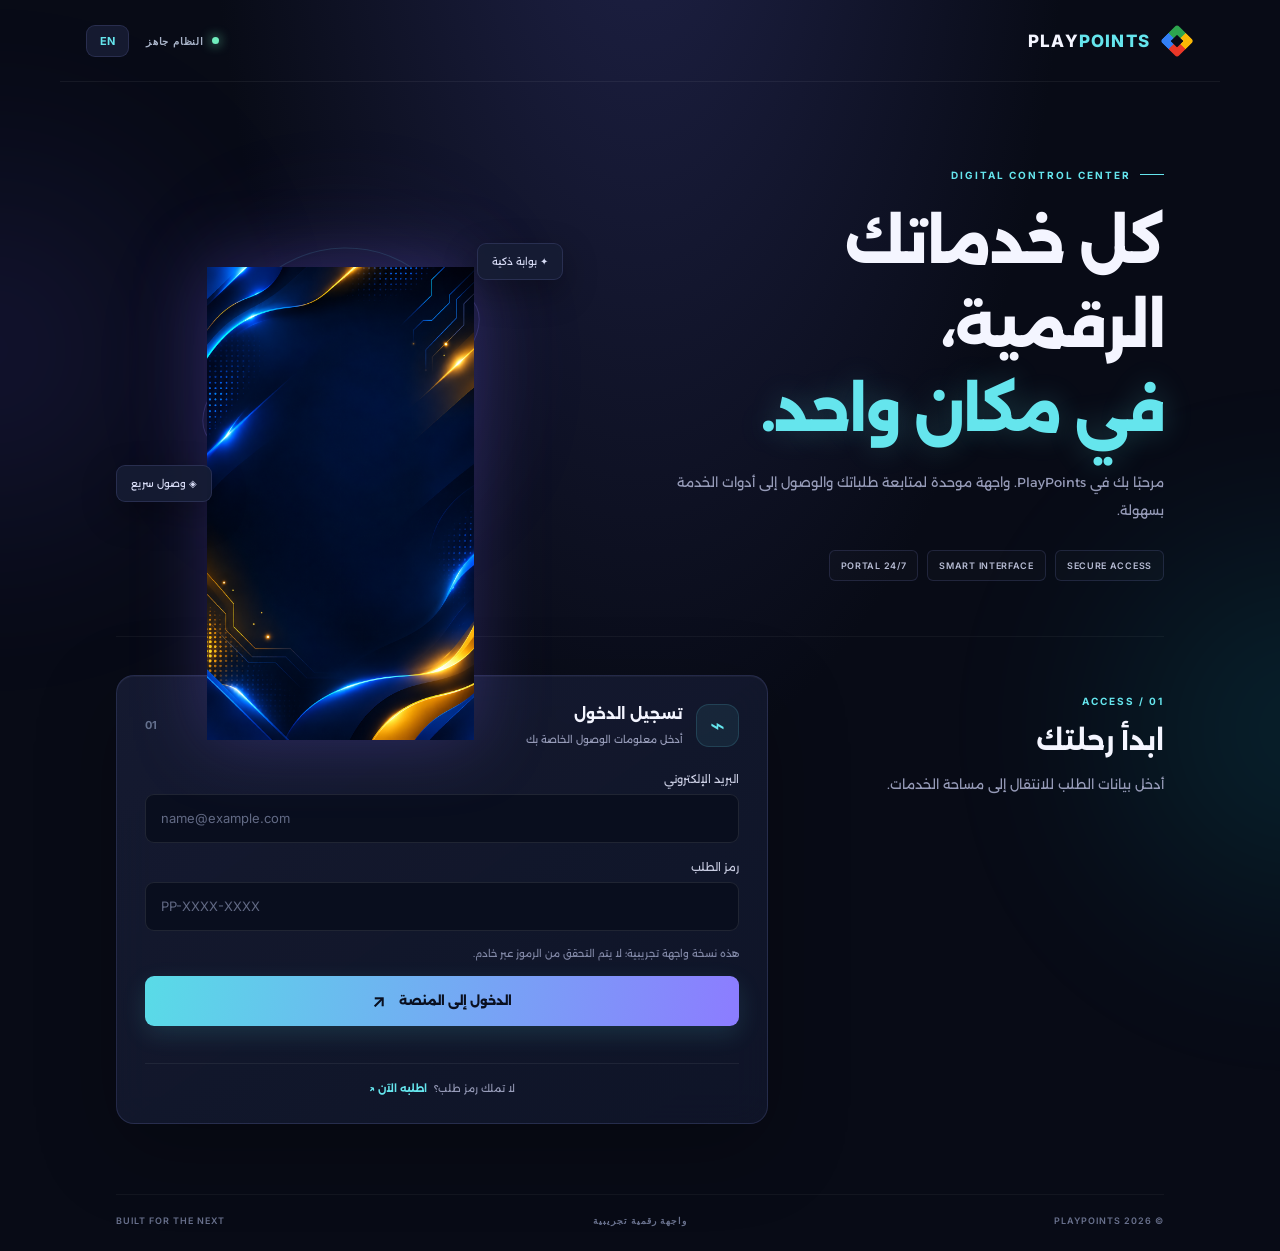
<file: index.html>
<!doctype html>
<html lang="ar" dir="rtl">
<head>
<meta charset="UTF-8"><meta name="viewport" content="width=device-width,initial-scale=1">
<meta name="theme-color" content="#080b16"><meta name="description" content="PlayPoints — بوابتك الرقمية لإدارة طلباتك ومتابعة خدماتك.">
<title>PlayPoints | بوابتك الرقمية</title><link rel="stylesheet" href="style.css">
</head>
<body>
<div class="ambient ambient-one"></div><div class="ambient ambient-two"></div>
<header class="topbar">
  <a class="brand" href="index.html"><img src="logo.png" alt="PlayPoints" onerror="this.style.display='none';this.nextElementSibling.style.display='grid'"><span class="brand-fallback">P</span><span>PLAY<span class="accent">POINTS</span></span></a>
  <div class="top-actions"><span class="system-pill"><i></i><span data-ar="النظام جاهز" data-en="SYSTEM READY">النظام جاهز</span></span><button class="lang-btn" id="languageToggle" type="button">EN</button></div>
</header>
<main class="shell">
<section class="hero">
  <div class="hero-copy"><span class="eyebrow"><span class="eyebrow-line"></span> DIGITAL CONTROL CENTER</span>
    <h1 data-ar="كل خدماتك الرقمية،<br><span>في مكان واحد.</span>" data-en="Your digital services,<br><span>all in one place.</span>">كل خدماتك الرقمية،<br><span>في مكان واحد.</span></h1>
    <p data-ar="مرحبًا بك في PlayPoints. واجهة موحدة لمتابعة طلباتك والوصول إلى أدوات الخدمة بسهولة." data-en="Welcome to PlayPoints. One clean interface to follow your requests and access service tools.">مرحبًا بك في PlayPoints. واجهة موحدة لمتابعة طلباتك والوصول إلى أدوات الخدمة بسهولة.</p>
    <div class="hero-tags"><span>SECURE ACCESS</span><span>SMART INTERFACE</span><span>24/7 PORTAL</span></div>
  </div>
  <div class="hero-visual"><div class="orbit orbit-a"></div><div class="orbit orbit-b"></div><div class="visual-glow"></div><img src="max.jpg" alt="PlayPoints visual" onerror="this.style.display='none';this.nextElementSibling.style.display='grid'"><div class="visual-placeholder"><b>P</b><small>PLAYPOINTS</small></div><span class="float-chip chip-top">✦ <span data-ar="بوابة ذكية" data-en="SMART PORTAL">بوابة ذكية</span></span><span class="float-chip chip-bottom">◈ <span data-ar="وصول سريع" data-en="QUICK ACCESS">وصول سريع</span></span></div>
</section>
<section class="login-layout">
  <div class="section-intro"><span class="eyebrow">01 / ACCESS</span><h2 data-ar="ابدأ رحلتك" data-en="Get started">ابدأ رحلتك</h2><p data-ar="أدخل بيانات الطلب للانتقال إلى مساحة الخدمات." data-en="Enter your request details to open the services area.">أدخل بيانات الطلب للانتقال إلى مساحة الخدمات.</p></div>
  <form class="glass-card login-card" id="loginForm">
    <div class="card-heading"><div class="card-icon">⌁</div><div><h3 data-ar="تسجيل الدخول" data-en="Sign in">تسجيل الدخول</h3><small data-ar="أدخل معلومات الوصول الخاصة بك" data-en="Enter your access details">أدخل معلومات الوصول الخاصة بك</small></div><span class="step-number">01</span></div>
    <label for="email" data-ar="البريد الإلكتروني" data-en="Email address">البريد الإلكتروني</label><input id="email" type="email" autocomplete="email" placeholder="name@example.com" required>
    <label for="requestCode" data-ar="رمز الطلب" data-en="Request code">رمز الطلب</label><input id="requestCode" type="text" autocomplete="off" placeholder="PP-XXXX-XXXX" required>
    <p class="form-note" data-ar="هذه نسخة واجهة تجريبية؛ لا يتم التحقق من الرموز عبر خادم." data-en="Demo interface: codes are not verified by a server.">هذه نسخة واجهة تجريبية؛ لا يتم التحقق من الرموز عبر خادم.</p>
    <button class="primary-btn" type="submit"><span data-ar="الدخول إلى المنصة" data-en="Enter platform">الدخول إلى المنصة</span><b>↗</b></button>
    <p class="form-error" id="formError" role="alert"></p>
    <div class="buy-row"><span data-ar="لا تملك رمز طلب؟" data-en="Don't have a request code?">لا تملك رمز طلب؟</span><a href="https://t.me/algpch" target="_blank" rel="noopener"> <span data-ar="اطلبه الآن" data-en="Request one">اطلبه الآن</span> ↗</a></div>
  </form>
</section>
<footer><span>© 2026 PLAYPOINTS</span><span data-ar="واجهة رقمية تجريبية" data-en="DEMO DIGITAL INTERFACE">واجهة رقمية تجريبية</span><span>BUILT FOR THE NEXT</span></footer>
</main><script src="app.js"></script></body></html>
</file>
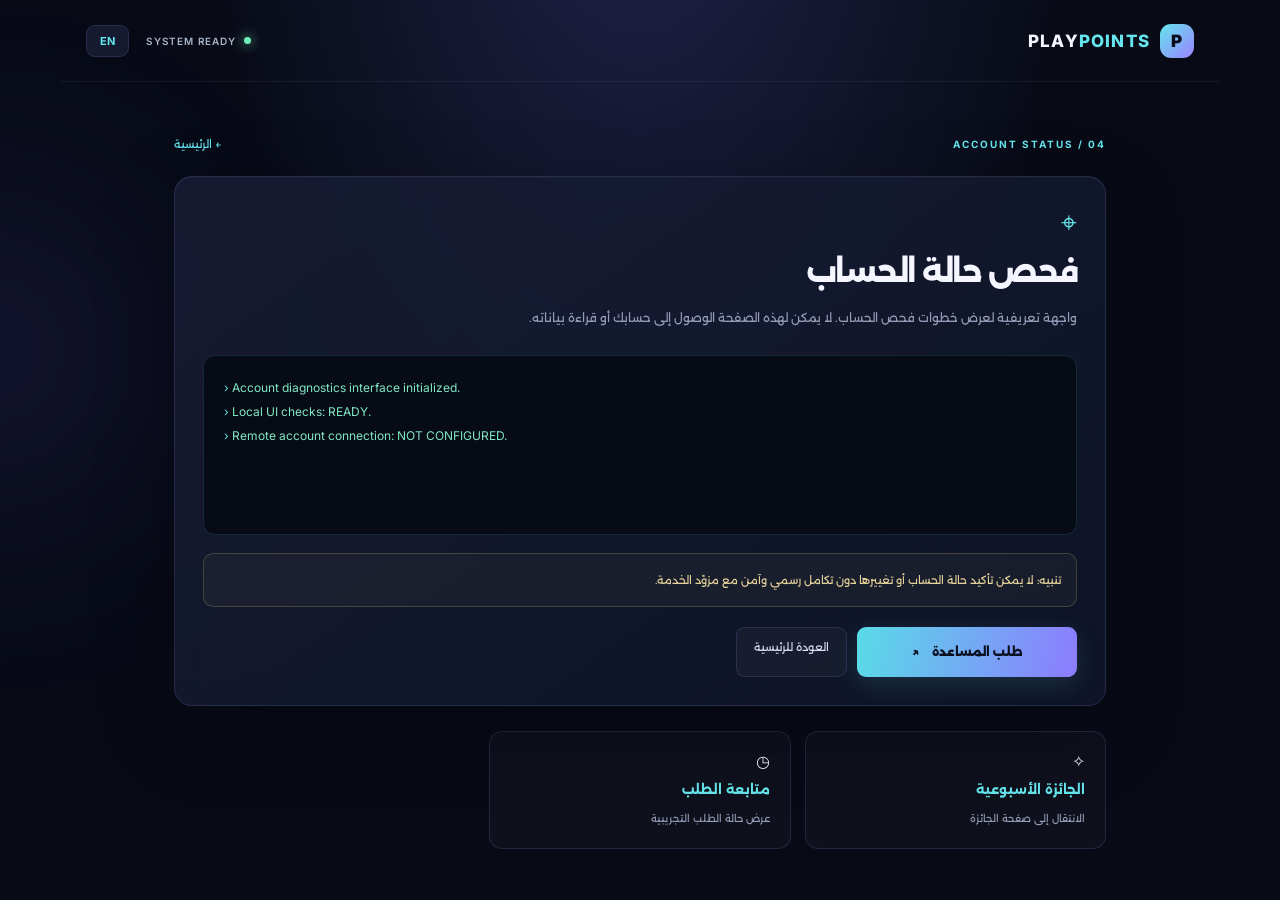
<file: account.html>
<!doctype html><html lang="ar" dir="rtl"><head><meta charset="UTF-8"><meta name="viewport" content="width=device-width,initial-scale=1"><meta name="theme-color" content="#080b16"><title>فحص الحساب | PlayPoints</title><link rel="stylesheet" href="style.css"></head><body><div class="ambient ambient-one"></div><header class="topbar"><a class="brand" href="index.html"><span class="brand-fallback" style="display:grid">P</span><span>PLAY<span class="accent">POINTS</span></span></a><div class="top-actions"><span class="system-pill"><i></i> SYSTEM READY</span><button class="lang-btn" id="languageToggle">EN</button></div></header><main class="page-shell"><div class="page-head"><span class="eyebrow">04 / ACCOUNT STATUS</span><a class="back-link" href="index.html">← <span data-ar="الرئيسية" data-en="Home">الرئيسية</span></a></div><section class="glass-card service-card"><div class="service-icon">⌖</div><h1 data-ar="فحص حالة الحساب" data-en="Account status check">فحص حالة الحساب</h1><p data-ar="واجهة تعريفية لعرض خطوات فحص الحساب. لا يمكن لهذه الصفحة الوصول إلى حسابك أو قراءة بياناته." data-en="A visual walkthrough of an account check. This page cannot access your account or read its data.">واجهة تعريفية لعرض خطوات فحص الحساب. لا يمكن لهذه الصفحة الوصول إلى حسابك أو قراءة بياناته.</p><div class="terminal" id="terminal"><div class="terminal-line">Account diagnostics interface initialized.</div><div class="terminal-line">Local UI checks: READY.</div><div class="terminal-line">Remote account connection: NOT CONFIGURED.</div></div><div class="notice" data-ar="تنبيه: لا يمكن تأكيد حالة الحساب أو تغييرها دون تكامل رسمي وآمن مع مزوّد الخدمة." data-en="Notice: account status cannot be confirmed or changed without a secure official provider integration.">تنبيه: لا يمكن تأكيد حالة الحساب أو تغييرها دون تكامل رسمي وآمن مع مزوّد الخدمة.</div><div class="service-actions"><a class="primary-btn" href="https://t.me/algpch" target="_blank" rel="noopener" style="max-width:220px"><span data-ar="طلب المساعدة" data-en="Get support">طلب المساعدة</span> ↗</a><a class="secondary-btn" href="index.html" data-ar="العودة للرئيسية" data-en="Back home">العودة للرئيسية</a></div></section><div class="service-grid"><a class="service-tile" href="weekly.html">✧<b data-ar="الجائزة الأسبوعية" data-en="Weekly reward">الجائزة الأسبوعية</b><span data-ar="الانتقال إلى صفحة الجائزة" data-en="Open reward page">الانتقال إلى صفحة الجائزة</span></a><a class="service-tile" href="tracking.html">◷<b data-ar="متابعة الطلب" data-en="Track request">متابعة الطلب</b><span data-ar="عرض حالة الطلب التجريبية" data-en="View demo request status">عرض حالة الطلب التجريبية</span></a></div></main><script src="app.js"></script></body></html>
</file>
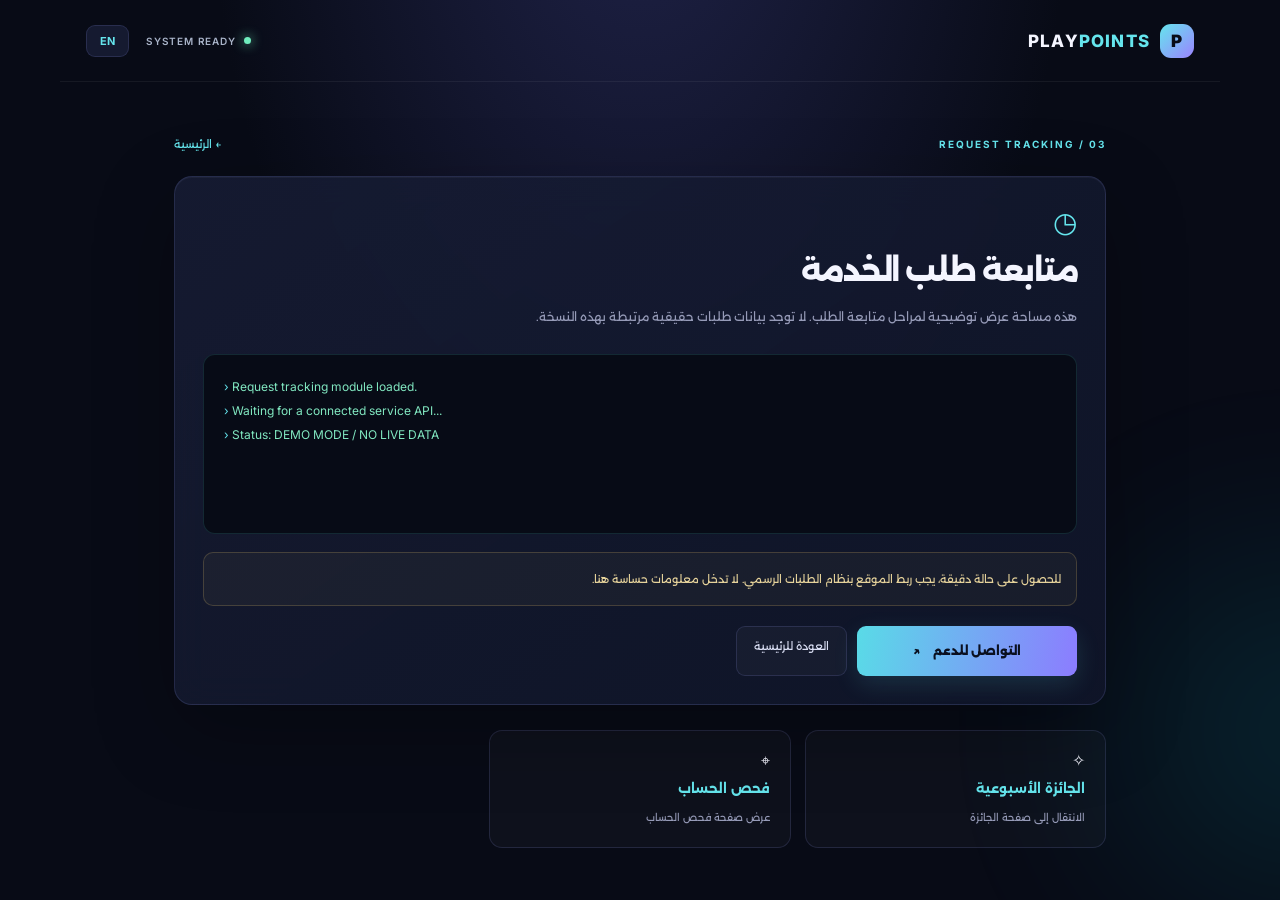
<file: tracking.html>
<!doctype html><html lang="ar" dir="rtl"><head><meta charset="UTF-8"><meta name="viewport" content="width=device-width,initial-scale=1"><meta name="theme-color" content="#080b16"><title>متابعة الطلب | PlayPoints</title><link rel="stylesheet" href="style.css"></head><body><div class="ambient ambient-two"></div><header class="topbar"><a class="brand" href="index.html"><span class="brand-fallback" style="display:grid">P</span><span>PLAY<span class="accent">POINTS</span></span></a><div class="top-actions"><span class="system-pill"><i></i> SYSTEM READY</span><button class="lang-btn" id="languageToggle">EN</button></div></header><main class="page-shell"><div class="page-head"><span class="eyebrow">03 / REQUEST TRACKING</span><a class="back-link" href="index.html">← <span data-ar="الرئيسية" data-en="Home">الرئيسية</span></a></div><section class="glass-card service-card"><div class="service-icon">◷</div><h1 data-ar="متابعة طلب الخدمة" data-en="Track your request">متابعة طلب الخدمة</h1><p data-ar="هذه مساحة عرض توضيحية لمراحل متابعة الطلب. لا توجد بيانات طلبات حقيقية مرتبطة بهذه النسخة." data-en="This is a visual preview of request tracking. No real request data is connected to this version.">هذه مساحة عرض توضيحية لمراحل متابعة الطلب. لا توجد بيانات طلبات حقيقية مرتبطة بهذه النسخة.</p><div class="terminal" id="terminal"><div class="terminal-line">Request tracking module loaded.</div><div class="terminal-line">Waiting for a connected service API...</div><div class="terminal-line">Status: DEMO MODE / NO LIVE DATA</div></div><div class="notice" data-ar="للحصول على حالة دقيقة، يجب ربط الموقع بنظام الطلبات الرسمي. لا تدخل معلومات حساسة هنا." data-en="Accurate status requires an official request-system integration. Do not enter sensitive information here.">للحصول على حالة دقيقة، يجب ربط الموقع بنظام الطلبات الرسمي. لا تدخل معلومات حساسة هنا.</div><div class="service-actions"><a class="primary-btn" href="https://t.me/algpch" target="_blank" rel="noopener" style="max-width:220px"><span data-ar="التواصل للدعم" data-en="Contact support">التواصل للدعم</span> ↗</a><a class="secondary-btn" href="index.html" data-ar="العودة للرئيسية" data-en="Back home">العودة للرئيسية</a></div></section><div class="service-grid"><a class="service-tile" href="weekly.html">✧<b data-ar="الجائزة الأسبوعية" data-en="Weekly reward">الجائزة الأسبوعية</b><span data-ar="الانتقال إلى صفحة الجائزة" data-en="Open reward page">الانتقال إلى صفحة الجائزة</span></a><a class="service-tile" href="account.html">⌖<b data-ar="فحص الحساب" data-en="Account check">فحص الحساب</b><span data-ar="عرض صفحة فحص الحساب" data-en="Open account page">عرض صفحة فحص الحساب</span></a></div></main><script src="app.js"></script></body></html>
</file>
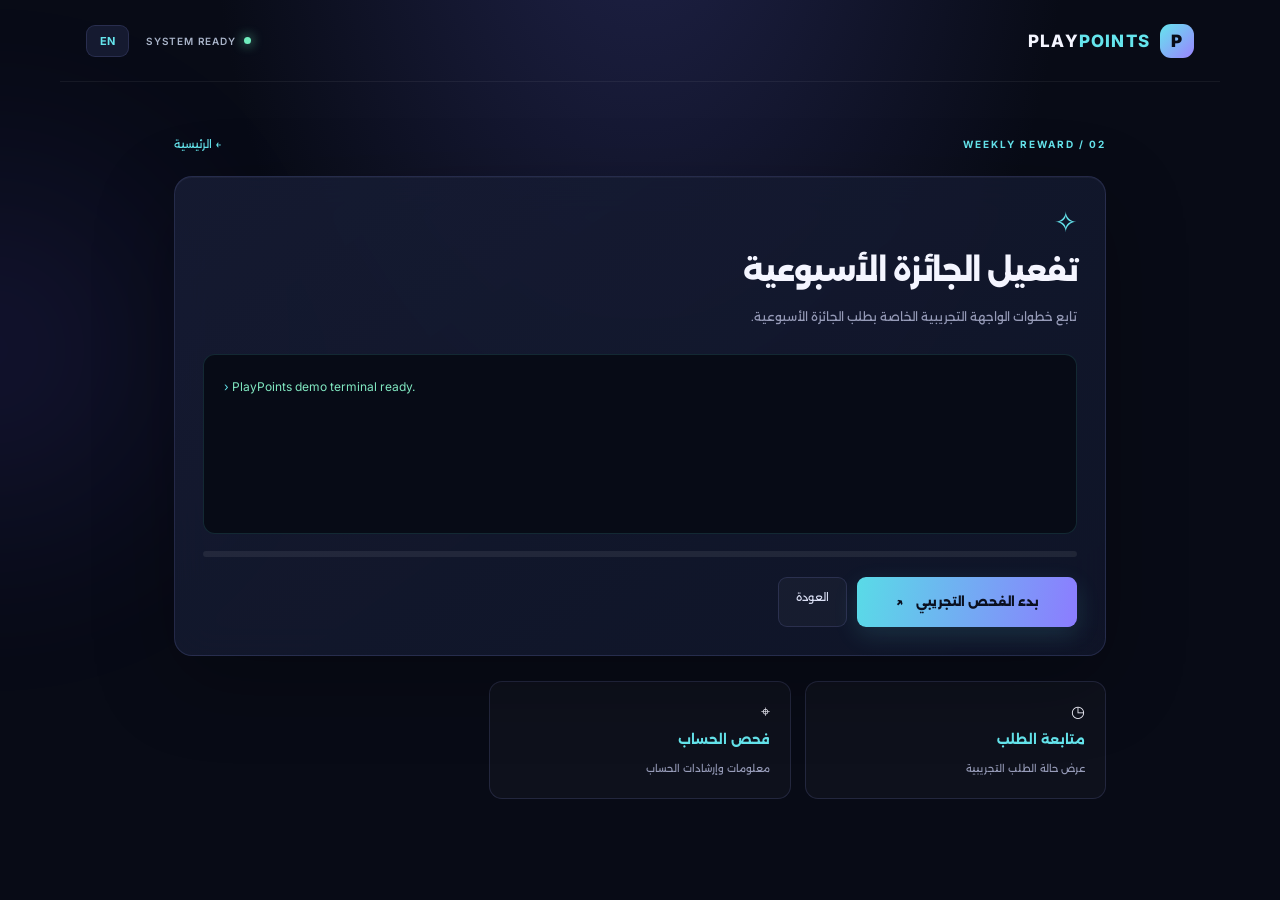
<file: weekly.html>
<!doctype html><html lang="ar" dir="rtl"><head><meta charset="UTF-8"><meta name="viewport" content="width=device-width,initial-scale=1"><meta name="theme-color" content="#080b16"><title>الجائزة الأسبوعية | PlayPoints</title><link rel="stylesheet" href="style.css"></head><body><div class="ambient ambient-one"></div><header class="topbar"><a class="brand" href="index.html"><span class="brand-fallback" style="display:grid">P</span><span>PLAY<span class="accent">POINTS</span></span></a><div class="top-actions"><span class="system-pill"><i></i> SYSTEM READY</span><button class="lang-btn" id="languageToggle">EN</button></div></header><main class="page-shell"><div class="page-head"><span class="eyebrow">02 / WEEKLY REWARD</span><a class="back-link" href="index.html">← <span data-ar="الرئيسية" data-en="Home">الرئيسية</span></a></div><section class="glass-card service-card"><div class="service-icon">✧</div><h1 data-ar="تفعيل الجائزة الأسبوعية" data-en="Weekly reward activation">تفعيل الجائزة الأسبوعية</h1><p data-ar="تابع خطوات الواجهة التجريبية الخاصة بطلب الجائزة الأسبوعية." data-en="Follow the demo workflow for your weekly reward request.">تابع خطوات الواجهة التجريبية الخاصة بطلب الجائزة الأسبوعية.</p><div class="terminal" id="terminal"><div class="terminal-line">PlayPoints demo terminal ready.</div></div><div class="progress-track"><div class="progress-fill" id="progressFill"></div></div><div class="notice" id="demoNotice" hidden data-ar="انتهت المحاكاة بنجاح. هذه الواجهة لا تتصل بخوادم خارجية ولا تفعّل الجوائز فعليًا." data-en="Demo finished. This interface does not connect to external servers or activate real rewards.">انتهت المحاكاة بنجاح. هذه الواجهة لا تتصل بخوادم خارجية ولا تفعّل الجوائز فعليًا.</div><div class="service-actions"><button class="primary-btn" id="runDemo" type="button" style="max-width:220px"><span data-ar="بدء الفحص التجريبي" data-en="Run demo check">بدء الفحص التجريبي</span> ↗</button><a class="secondary-btn" href="index.html" data-ar="العودة" data-en="Go back">العودة</a></div></section><div class="service-grid"><a class="service-tile" href="tracking.html">◷<b data-ar="متابعة الطلب" data-en="Track request">متابعة الطلب</b><span data-ar="عرض حالة الطلب التجريبية" data-en="View demo request status">عرض حالة الطلب التجريبية</span></a><a class="service-tile" href="account.html">⌖<b data-ar="فحص الحساب" data-en="Account check">فحص الحساب</b><span data-ar="معلومات وإرشادات الحساب" data-en="Account information and guidance">معلومات وإرشادات الحساب</span></a></div></main><script src="app.js"></script></body></html>
</file>
<file: style.css>
@import url('https://fonts.googleapis.com/css2?family=Alexandria:wght@300;400;500;600;700;800&family=Inter:wght@400;500;600;700;800&display=swap');
:root{--bg:#080b16;--panel:rgba(17,22,42,.78);--line:rgba(151,164,255,.15);--text:#f4f5ff;--muted:#969bb8;--cyan:#65e5ed;--violet:#9b83ff;--green:#70edbd}*{box-sizing:border-box}html{scroll-behavior:smooth}body{margin:0;min-height:100vh;background:radial-gradient(ellipse at 50% -20%,#20234a 0,transparent 48%),var(--bg);color:var(--text);font-family:'Alexandria','Inter',sans-serif;overflow-x:hidden}a{color:inherit;text-decoration:none}button,input{font:inherit}.ambient{position:fixed;width:340px;height:340px;border-radius:50%;filter:blur(110px);opacity:.12;pointer-events:none;z-index:-1}.ambient-one{background:#6b57ff;top:20%;left:-180px}.ambient-two{background:#00d9e9;right:-190px;bottom:0}.topbar{height:82px;max-width:1160px;padding:0 26px;margin:auto;display:flex;align-items:center;justify-content:space-between;border-bottom:1px solid rgba(255,255,255,.06)}.brand{display:flex;align-items:center;gap:10px;font:800 17px Inter,sans-serif;letter-spacing:1.2px}.brand img{width:34px;height:34px;object-fit:contain}.brand-fallback{display:none;place-items:center;width:34px;height:34px;border-radius:11px;background:linear-gradient(135deg,var(--cyan),var(--violet));color:#090d19;font-weight:900}.accent{color:var(--cyan)}.top-actions{display:flex;align-items:center;gap:17px}.system-pill{font:600 10px Inter,sans-serif;letter-spacing:.8px;color:#a9b4c9;display:flex;align-items:center;gap:8px}.system-pill i{width:7px;height:7px;border-radius:50%;background:var(--green);box-shadow:0 0 12px var(--green)}.lang-btn{border:1px solid var(--line);background:#151a30;color:var(--cyan);padding:8px 13px;border-radius:9px;cursor:pointer;font:700 11px Inter}.shell{max-width:1100px;padding:0 26px;margin:auto}.hero{display:grid;grid-template-columns:1.1fr .9fr;align-items:center;gap:50px;padding:78px 0 55px}.eyebrow{display:inline-flex;align-items:center;gap:9px;color:var(--cyan);font:700 10px Inter,sans-serif;letter-spacing:2px}.eyebrow-line{width:24px;height:1px;background:var(--cyan)}h1{font-size:clamp(35px,5vw,58px);line-height:1.45;letter-spacing:-1.5px;margin:20px 0 15px;font-weight:800}h1 span{color:var(--cyan);text-shadow:0 0 30px #65e5ed38}.hero-copy>p,.section-intro p{color:var(--muted);font-size:13px;line-height:2.2;max-width:510px}.hero-tags{display:flex;flex-wrap:wrap;gap:9px;margin-top:25px}.hero-tags span{font:600 9px Inter,sans-serif;letter-spacing:.7px;color:#b8bdd5;border:1px solid var(--line);background:#ffffff05;padding:9px 11px;border-radius:6px}.hero-visual{height:340px;position:relative;display:grid;place-items:center}.hero-visual>img{position:relative;z-index:2;width:76%;height:78%;object-fit:contain;filter:drop-shadow(0 0 35px #7b67ff44)}.visual-placeholder{display:none;position:relative;z-index:2;width:190px;height:190px;border-radius:42px;place-content:center;text-align:center;background:linear-gradient(145deg,#24264d,#11182d);border:1px solid #8c83ff66;box-shadow:0 0 90px #6654ff35,inset 0 0 35px #7d74ff1a;transform:rotate(-8deg)}.visual-placeholder b{font:800 90px Inter;color:var(--cyan);text-shadow:0 0 30px #65e5ed88}.visual-placeholder small{font:700 9px Inter;letter-spacing:3px;color:#c5c4ed}.orbit{position:absolute;border:1px solid #8e83ff35;border-radius:50%;transform:rotate(-25deg)}.orbit-a{width:300px;height:130px}.orbit-b{width:240px;height:250px;transform:rotate(45deg);border-color:#65e5ed24}.visual-glow{position:absolute;width:180px;height:180px;border-radius:50%;background:#7965ff;filter:blur(85px);opacity:.3}.float-chip{position:absolute;z-index:3;background:#171d34dd;border:1px solid var(--line);border-radius:9px;padding:11px 14px;font-size:10px;color:#d8dcf6;box-shadow:0 12px 35px #0005;backdrop-filter:blur(12px)}.chip-top{top:43px;right:2px}.chip-bottom{bottom:38px;left:0}.login-layout{display:grid;grid-template-columns:.7fr 1.3fr;gap:45px;align-items:start;padding:38px 0 70px;border-top:1px solid #ffffff0c}.section-intro{padding-top:15px}.section-intro h2{font-size:27px;margin:15px 0 7px}.glass-card{background:linear-gradient(145deg,#171d35d9,#101529e8);border:1px solid var(--line);border-radius:18px;box-shadow:0 25px 80px #0004,inset 0 1px #ffffff0a;backdrop-filter:blur(18px)}.login-card{padding:28px}.card-heading{display:flex;align-items:center;gap:13px;margin-bottom:25px}.card-icon{width:43px;height:43px;display:grid;place-items:center;border-radius:13px;background:#65e5ed13;color:var(--cyan);font-size:25px;border:1px solid #65e5ed26}.card-heading h3{font-size:15px;margin:0 0 5px}.card-heading small{font-size:10px;color:var(--muted)}.step-number{margin-inline-start:auto;color:#65708d;font:700 11px Inter}.login-card label{display:block;font-size:11px;color:#c7cbe0;margin:17px 0 8px}.login-card input{width:100%;height:49px;border-radius:9px;border:1px solid #ffffff18;background:#090e1e;color:white;padding:0 15px;outline:none;direction:ltr;text-align:left;font:13px Inter;transition:.2s}.login-card input:focus{border-color:#65e5ed88;box-shadow:0 0 0 3px #65e5ed12}.login-card input::placeholder{color:#626a85}.form-note{font-size:10px;color:#8188a6;line-height:1.9;margin:13px 0}.primary-btn{width:100%;height:50px;border:0;border-radius:9px;background:linear-gradient(100deg,#59dbe7,#8c7cff);color:#0a1020;font-weight:800;font-size:12px;display:flex;justify-content:center;align-items:center;gap:13px;cursor:pointer;box-shadow:0 8px 25px #65e5ed22;transition:.2s}.primary-btn:hover{transform:translateY(-2px);filter:brightness(1.08)}.primary-btn b{font:700 18px Inter}.form-error{color:#ff929e;font-size:11px;min-height:15px}.buy-row{border-top:1px solid #ffffff10;padding-top:18px;margin-top:8px;display:flex;justify-content:center;gap:7px;font-size:10px;color:var(--muted)}.buy-row a{color:var(--cyan);font-weight:700}footer{display:flex;justify-content:space-between;gap:15px;padding:20px 0 25px;border-top:1px solid #ffffff0c;color:#69718d;font:600 9px Inter;letter-spacing:1px}.page-shell{max-width:980px;margin:55px auto;padding:0 24px}.page-head{display:flex;align-items:center;justify-content:space-between;gap:15px;margin-bottom:25px}.back-link{font-size:11px;color:var(--cyan)}.service-card{padding:28px}.service-icon{font-size:28px;color:var(--cyan)}.service-card h1{font-size:30px;margin:10px 0}.service-card>p{color:var(--muted);font-size:12px;line-height:2}.terminal{direction:ltr;text-align:left;background:#070b16;border:1px solid #65e5ed22;border-radius:12px;padding:20px;margin-top:25px;min-height:180px;color:#81e8c1;font:12px/2 Inter,monospace;overflow:auto}.terminal-line{opacity:0;animation:appear .3s forwards}.terminal-line:before{content:'› ';color:var(--cyan)}@keyframes appear{to{opacity:1}}.progress-track{height:6px;background:#ffffff12;border-radius:10px;margin-top:17px;overflow:hidden}.progress-fill{height:100%;width:0;background:linear-gradient(90deg,var(--cyan),var(--violet));transition:width .45s}.notice{margin-top:18px;padding:15px;border:1px solid #e9c66b35;background:#e9c66b0b;border-radius:10px;color:#e6d39b;font-size:11px;line-height:2}.service-actions{display:flex;gap:10px;margin-top:20px;flex-wrap:wrap}.secondary-btn{border:1px solid var(--line);background:#ffffff08;color:#dce1f6;padding:12px 17px;border-radius:9px;font-size:11px;cursor:pointer}.service-grid{display:grid;grid-template-columns:repeat(3,1fr);gap:14px;margin-top:25px}.service-tile{padding:20px;border:1px solid var(--line);background:#ffffff07;border-radius:13px;transition:.2s}.service-tile:hover{transform:translateY(-3px);border-color:#65e5ed66}.service-tile b{display:block;color:var(--cyan);font-size:13px;margin:10px 0}.service-tile span{font-size:10px;color:var(--muted);line-height:1.8}@media(max-width:760px){.hero{grid-template-columns:1fr;gap:5px;padding:55px 0 30px}.hero-visual{height:245px;grid-row:1}.hero-copy{text-align:center}.hero-copy>p{margin-inline:auto}.hero-tags{justify-content:center}.login-layout{grid-template-columns:1fr;gap:18px;padding-top:25px}.section-intro{padding:0}.section-intro h2{margin-top:8px}.hero-visual>img{height:85%;width:70%}.orbit-a{width:250px}.orbit-b{height:210px}.service-grid{grid-template-columns:1fr}.page-shell{margin-top:30px}.service-card{padding:20px}footer{flex-wrap:wrap;justify-content:center}.system-pill{display:none}}@media(max-width:420px){.shell{padding:0 17px}.topbar{padding:0 17px}.login-card{padding:20px}.hero-visual{height:220px}h1{font-size:36px}}
</file>
